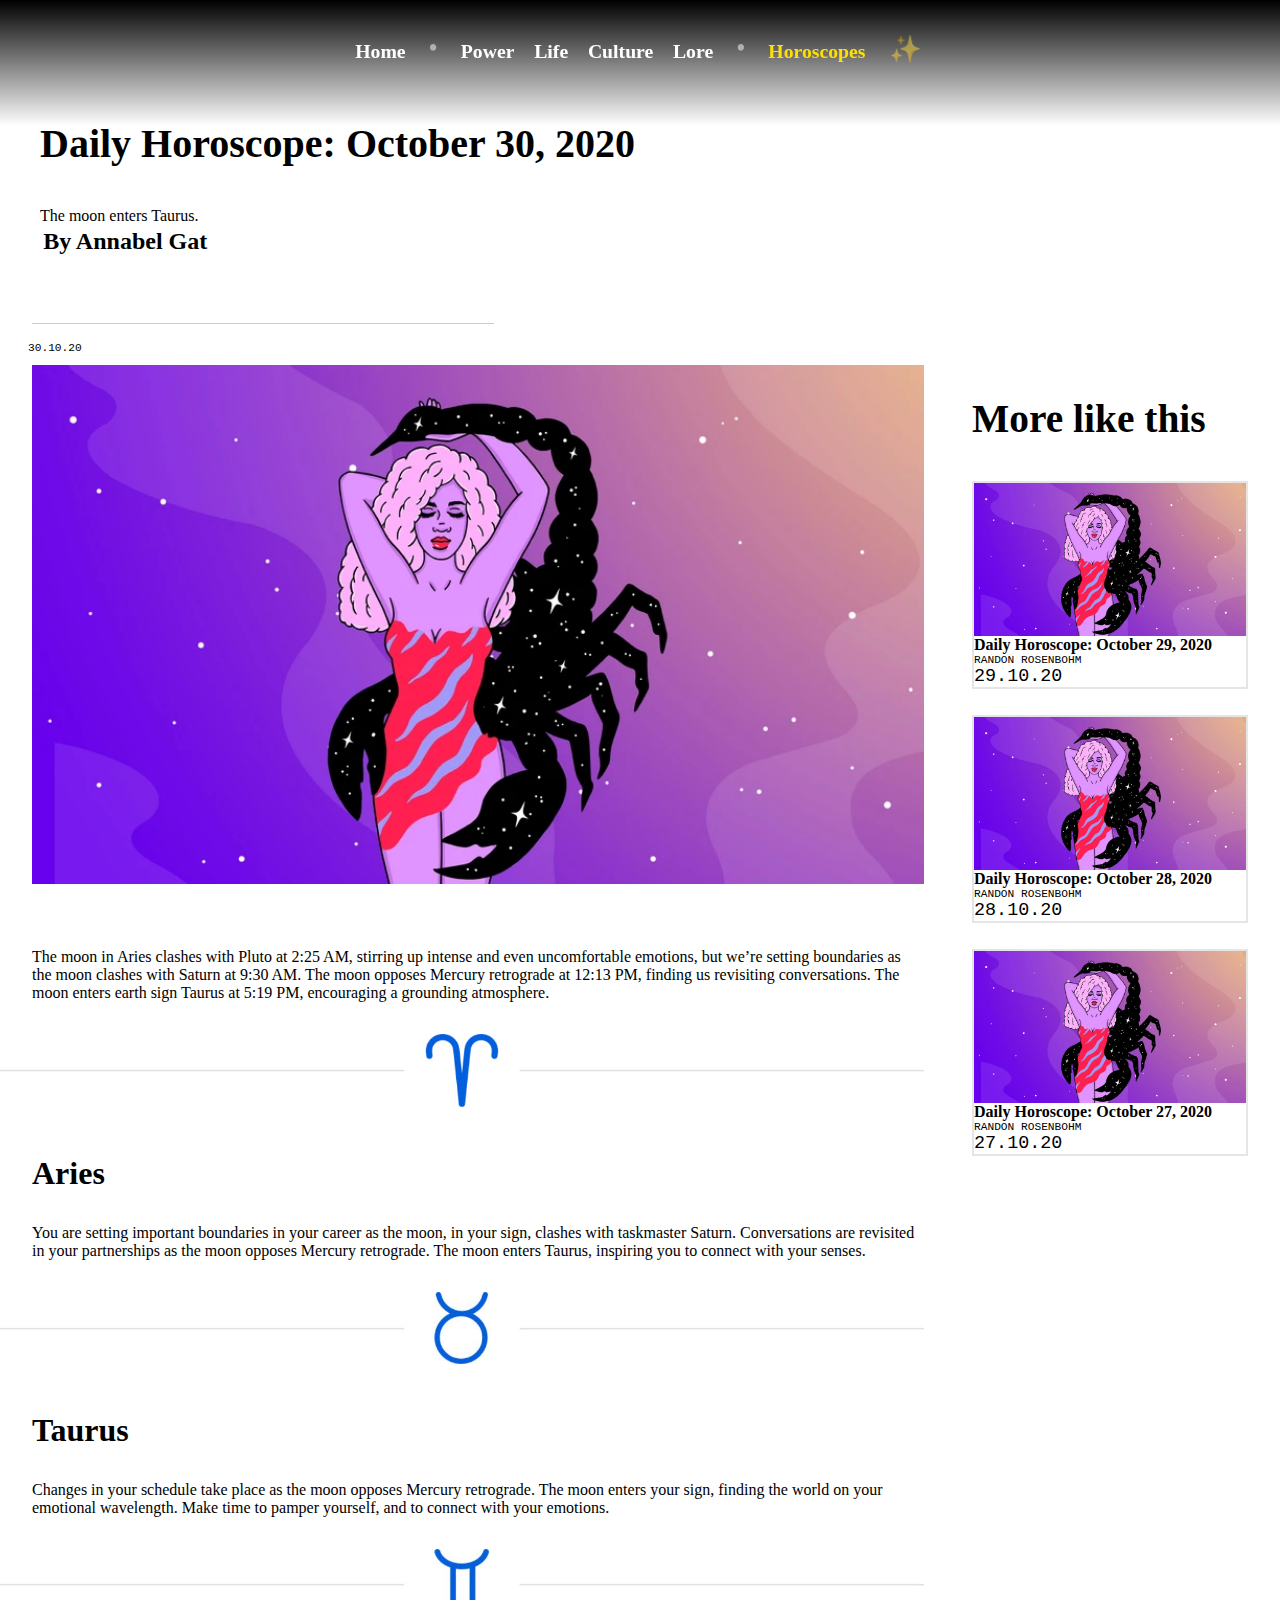
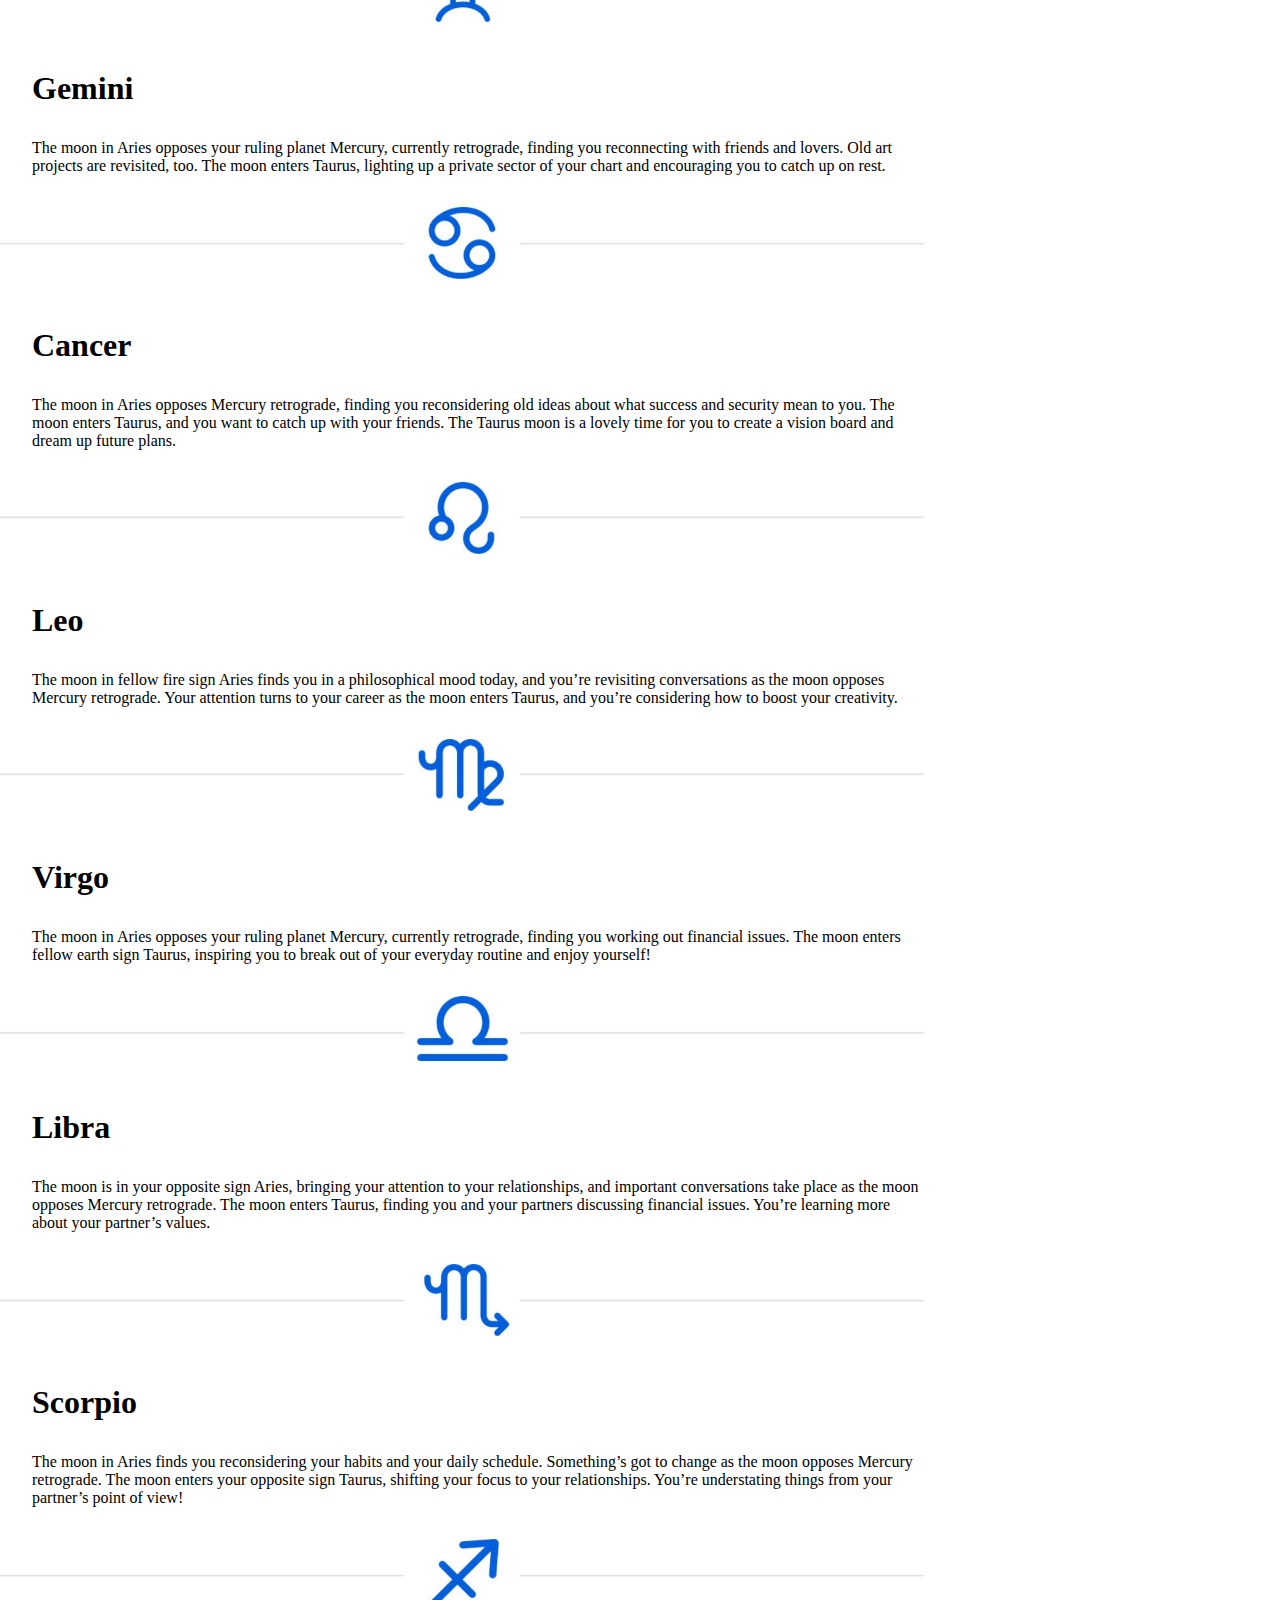
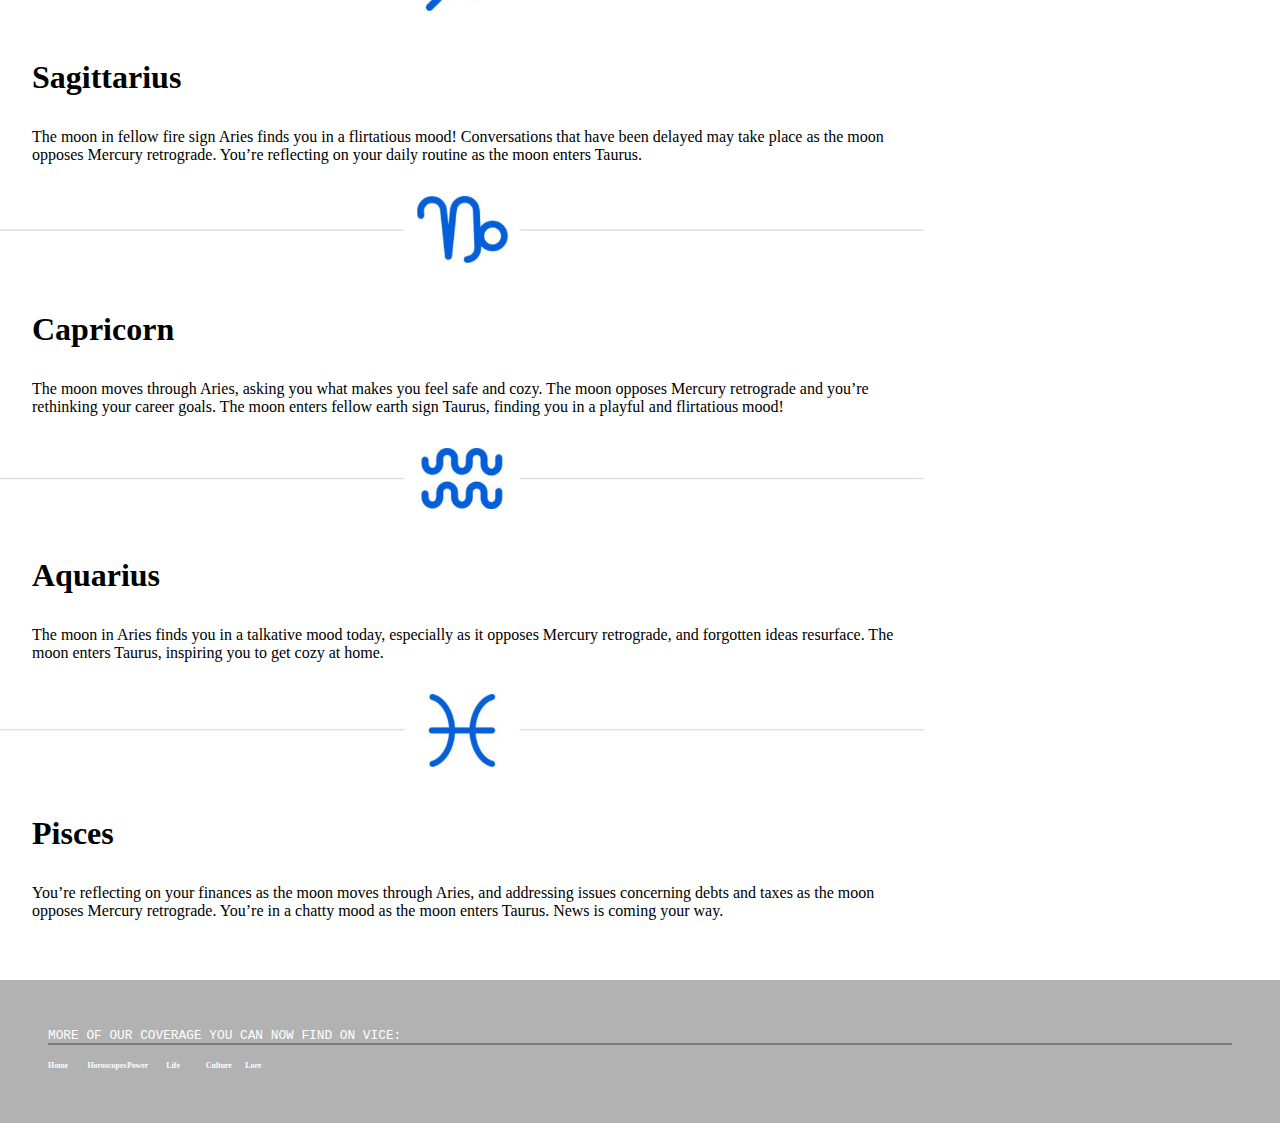
<file: dailyhoroscope.html>
<!DOCTYPE html>
<html lang="en">
	<head>
		<meta charset="UTF-8">
		<meta name="viewport" content="width=device-width, initial-scale=1.0">
		<title>Daily horoscope</title>
		<link href="styles/style.css" rel="stylesheet">
	</head>
	<body class="blue">
		<header class="dailyheader">
			<nav>
				<ul>
					<li><a href="index.html">Home</a></li> <span>•</span>
					<li><a href="horoscopes.html">Power</a></li>
					<li><a href="horoscopes.html">Life</a></li>
					<li><a href="horoscopes.html">Culture</a></li>
					<li><a href="horoscopes.html">Lore</a></li>
					<span>•</span>
					<li><a class="spacer" href="horoscopes.html">Horoscopes</a></li>
					<span>✨</span>
				</ul>
			</nav>
				
			</header>
			<main class="daily">
				<section class="contentdaily">
				<h1>Daily Horoscope: October 30, 2020</h1>
			<blockquote>The moon enters Taurus.</blockquote>
			<h2>By Annabel Gat</h2>
			<div class="dailydivider"></div>
			<time>30.10.20</time>
			
			<img class="dailyheaderpic" src="images/scorpio-image.jpeg" alt="zodiac scorpio image">
			<p>The moon in Aries clashes with Pluto at 2:25 AM, stirring up intense and even uncomfortable emotions, but we’re setting boundaries as the moon clashes with Saturn at 9:30 AM. The moon opposes Mercury retrograde at 12:13 PM, finding us revisiting conversations. The moon enters earth sign Taurus at 5:19 PM, encouraging a grounding atmosphere.
			</p>
			
			<img class="zodiacspacer" src="images/aries-spacer.jpg" alt="aries icon">
			<h3>Aries</h3>
			<p>You are setting important boundaries in your career as the moon, in your sign, clashes with taskmaster Saturn. Conversations are revisited in your partnerships as the moon opposes Mercury retrograde. The moon enters Taurus, inspiring you to connect with your senses.</p>
			
			<img class="zodiacspacer" src="images/taurus-spacer.jpg" alt="taurus icon">
			<h3>Taurus</h3>
			<p>Changes in your schedule take place as the moon opposes Mercury retrograde. The moon enters your sign, finding the world on your emotional wavelength. Make time to pamper yourself, and to connect with your emotions.</p>
			
			<img class="zodiacspacer" src="images/gemini-spacer.jpg" alt="gemini icon">
			<h3>Gemini</h3>
			<p>The moon in Aries opposes your ruling planet Mercury, currently retrograde, finding you reconnecting with friends and lovers. Old art projects are revisited, too. The moon enters Taurus, lighting up a private sector of your chart and encouraging you to catch up on rest.
			</p>
			
			<img class="zodiacspacer" src="images/cancer-spacer.jpg" alt="cancer icon">
			<h3>Cancer</h3>
			<p>The moon in Aries opposes Mercury retrograde, finding you reconsidering old ideas about what success and security mean to you. The moon enters Taurus, and you want to catch up with your friends. The Taurus moon is a lovely time for you to create a vision board and dream up future plans.
			</p>

			<img class="zodiacspacer" src="images/leo-spacer.jpg" alt="leo icon">
			<h3>Leo</h3>
			<p>The moon in fellow fire sign Aries finds you in a philosophical mood today, and you’re revisiting conversations as the moon opposes Mercury retrograde. Your attention turns to your career as the moon enters Taurus, and you’re considering how to boost your creativity.
			</p>

			<img class="zodiacspacer" src="images/virgo-spacer.jpg" alt="virgo icon">
			<h3>Virgo</h3>
			<p>The moon in Aries opposes your ruling planet Mercury, currently retrograde, finding you working out financial issues. The moon enters fellow earth sign Taurus, inspiring you to break out of your everyday routine and enjoy yourself!
			</p>

			<img class="zodiacspacer" src="images/libra-spacer.jpg" alt="libra icon">
			<h3>Libra</h3>
			<p>The moon is in your opposite sign Aries, bringing your attention to your relationships, and important conversations take place as the moon opposes Mercury retrograde. The moon enters Taurus, finding you and your partners discussing financial issues. You’re learning more about your partner’s values.
			</p>

			<img class="zodiacspacer" src="images/scorpio-spacer.jpg" alt="scorpio icon">
			<h3>Scorpio</h3>
			<p>The moon in Aries finds you reconsidering your habits and your daily schedule. Something’s got to change as the moon opposes Mercury retrograde. The moon enters your opposite sign Taurus, shifting your focus to your relationships. You’re understating things from your partner’s point of view!
			</p>

			<img class="zodiacspacer" src="images/sag-spacer.jpg" alt="sagittarius icon">
			<h3>Sagittarius</h3>
			<p>The moon in fellow fire sign Aries finds you in a flirtatious mood! Conversations that have been delayed may take place as the moon opposes Mercury retrograde. You’re reflecting on your daily routine as the moon enters Taurus.
			</p>

			<img class="zodiacspacer" src="images/cap-spacer.jpg" alt="capricorn icon">
			<h3>Capricorn</h3>
			<p>The moon moves through Aries, asking you what makes you feel safe and cozy. The moon opposes Mercury retrograde and you’re rethinking your career goals. The moon enters fellow earth sign Taurus, finding you in a playful and flirtatious mood!
			</p>

			<img class="zodiacspacer" src="images/aqua-spacer.jpg" alt="aquarius icon">
			<h3>Aquarius</h3>
			<p>The moon in Aries finds you in a talkative mood today, especially as it opposes Mercury retrograde, and forgotten ideas resurface. The moon enters Taurus, inspiring you to get cozy at home.
			</p>

			<img class="zodiacspacer" src="images/pisces-spacer.jpg" alt="pisces icon">
			<h3>Pisces</h3>
			<p>You’re reflecting on your finances as the moon moves through Aries, and addressing issues concerning debts and taxes as the moon opposes Mercury retrograde. You’re in a chatty mood as the moon enters Taurus. News is coming your way.
			</p>

</section>
		<section class="blokaside">

			<ul>
				<h1>More like this</h1>
				<li>
					<img  class="dailyzodiacpic" src="images/scorpio-image.jpeg" alt="zodiac scorpio image">
					<article>
						<h2>Daily Horoscope: October 29, 2020</h2>
						<p>Randon Rosenbohm</p>
						<time>29.10.20</time>
					</article>
				</li>
				<li>
					<img  class="dailyzodiacpic" src="images/scorpio-image.jpeg" alt="zodiac scorpio image">
					<article>
						<h2>Daily Horoscope: October 28, 2020</h2>
						<p>Randon Rosenbohm</p>
						<time>28.10.20</time>
					</article>
				</li>
			
		<li>
			<img  class="dailyzodiacpic" src="images/scorpio-image.jpeg" alt="zodiac scorpio image">
			<article>
				<h2>Daily Horoscope: October 27, 2020</h2>
				<p>Randon Rosenbohm</p>
				<time>27.10.20</time>
			</article>
		</li>

	</ul>
</section>
</main>
<footer class="horoscope">
			<p>More of our coverage you can now find on VICE:</p>
				<ul>
					<li><a href="index.html">Home</a></li>
					<li><a href="horoscopes.html">Horoscopes</a></li>
					<li><a href="horoscopes.html">Power</a></li>
					<li><a href="horoscopes.html">Life</a></li>
					<li><a href="horoscopes.html">Culture</a></li>
					<li><a href="horoscopes.html">Lore</a></li>
				</ul>
		</footer>
</body>
</html>
</file>
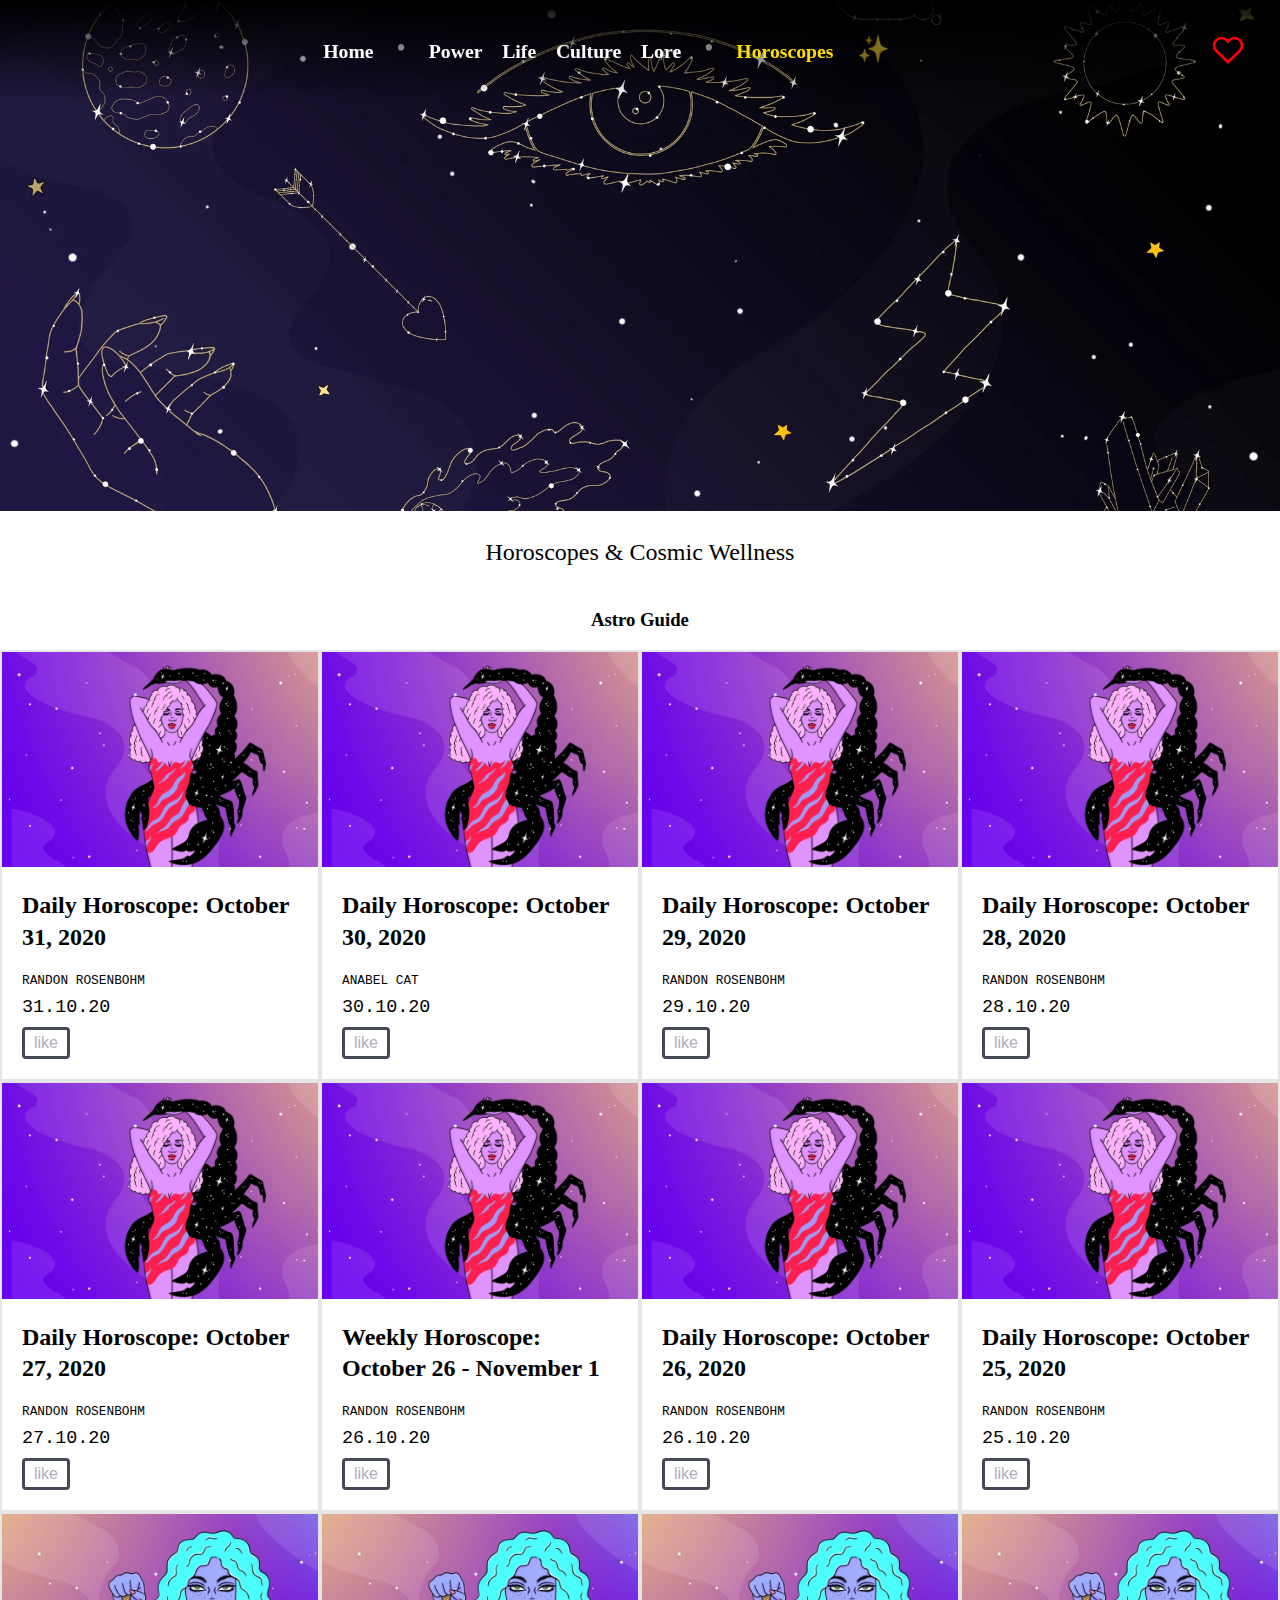
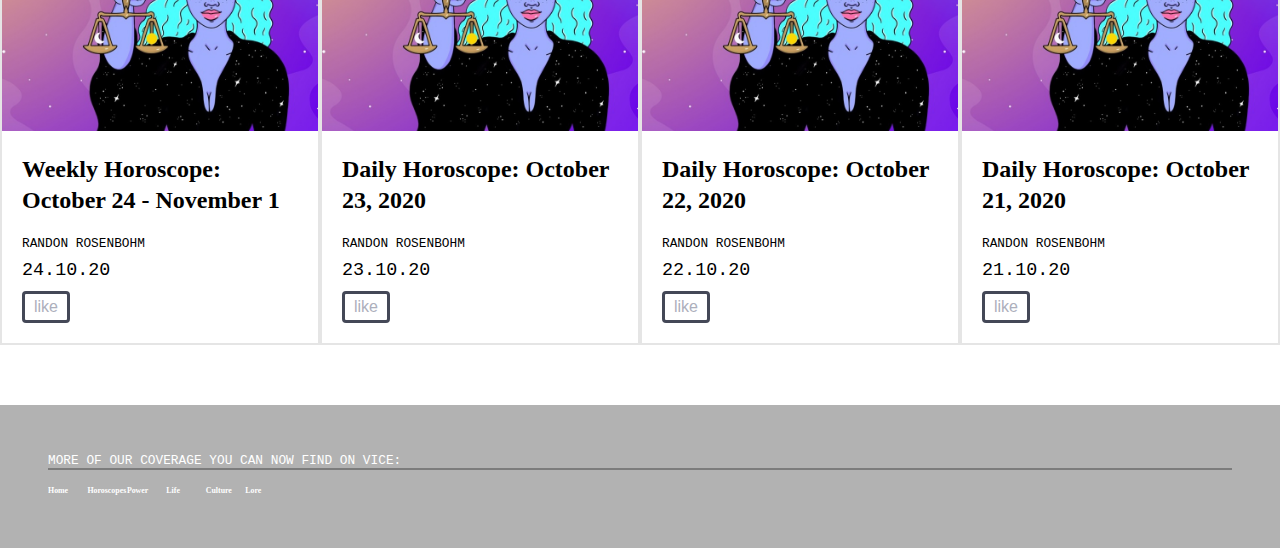
<file: horoscopes.html>
<!DOCTYPE html>
<html lang="nl">
	<head>
		<meta charset="UTF-8">
		<meta name="viewport" content="width=device-width, initial-scale=1.0">
		<title>Astrology Guide</title>
		<link href="styles/style.css" rel="stylesheet">
	</head>
	<body class="blue" >
		<header>
			<nav>
				<ul>
					<li><a href="index.html">Home</a></li> <span>•</span>
					<li><a href="horoscopes.html">Power</a></li>
					<li><a href="horoscopes.html">Life</a></li>
					<li><a href="horoscopes.html">Culture</a></li>
					<li><a href="horoscopes.html">Lore</a></li>
					<span>•</span>
					<li><a class="spacer" href="horoscopes.html">Horoscopes</a></li>
					<span>✨</span>
				</ul>
					<img  class="hartje" src="images/heart.svg" alt="hart icon">
			
			</nav>
			<img class="astroheader" src="images/astroheader.jpeg" alt="banner Broadly">
		</header>
		<h1>Horoscopes & Cosmic Wellness</h1>
		<main class="astro">
			<section>
				<h3>Astro Guide</h3>
				<ul>
					<li>
						<img class="zodiacpic" src="images/scorpio-image.jpeg" alt="zodiac scorpio image">
						<article>
							 <a class="linkdaily" href="dailyhoroscope.html"><h2>Daily Horoscope: October 31, 2020</h2></a>
							<p>Randon Rosenbohm</p>
							<time>31.10.20</time>
							<button class="original">like</button>
						</article>
					</li>
					<li>
						<img  class="zodiacpic" src="images/scorpio-image.jpeg" alt="zodiac scorpio image">
						<article>
							 <a class="linkdaily" href="dailyhoroscope.html"><h2>Daily Horoscope: October 30, 2020</h2></a>
							<p>Anabel Cat</p>
							<time>30.10.20</time>
							<button class="original">like</button>
						</article>
					</li>
					<li>
						<img  class="zodiacpic" src="images/scorpio-image.jpeg" alt="zodiac scorpio image">
						<article>
							 <a class="linkdaily" href="dailyhoroscope.html"><h2>Daily Horoscope: October 29, 2020</h2></a>
							<p>Randon Rosenbohm</p>
							<time>29.10.20</time>
							<button class="original">like</button>
						</article>
					</li>
					<li>
						<img  class="zodiacpic" src="images/scorpio-image.jpeg" alt="zodiac scorpio image">
						<article>
							 <a class="linkdaily" href="dailyhoroscope.html"><h2>Daily Horoscope: October 28, 2020</h2></a>
							<p>Randon Rosenbohm</p>
							<time>28.10.20</time>
							<button class="original">like</button>
						</article>
					</li>
			<li>
				<img  class="zodiacpic" src="images/scorpio-image.jpeg" alt="zodiac scorpio image">
				<article>
					 <a class="linkdaily" href="dailyhoroscope.html"><h2>Daily Horoscope: October 27, 2020</h2></a>
					<p>Randon Rosenbohm</p>
					<time>27.10.20</time>
					<button class="original">like</button>
				</article>
			</li>
			<li>
				<img  class="zodiacpic" src="images/scorpio-image.jpeg" alt="zodiac scorpio image">
				<article>
					 <a class="linkdaily" href="dailyhoroscope.html"><h2>Weekly Horoscope: October 26 - November 1</h2></a>
					<p>Randon Rosenbohm</p>
					<time>26.10.20</time>
					<button class="original">like</button>
				</article>
			</li>
			<li>
				<img  class="zodiacpic" src="images/scorpio-image.jpeg" alt="zodiac scorpio image">
				<article>
					 <a class="linkdaily" href="dailyhoroscope.html"><h2>Daily Horoscope: October 26, 2020</h2></a>
					<p>Randon Rosenbohm</p>
					<time>26.10.20</time>
					<button class="original">like</button>
				</article>
			</li>
			<li>
				<img  class="zodiacpic" src="images/scorpio-image.jpeg" alt="zodiac scorpio image">
				<article>
					 <a class="linkdaily" href="dailyhoroscope.html"><h2>Daily Horoscope: October 25, 2020</h2></a>
					<p>Randon Rosenbohm</p>
					<time>25.10.20</time>
					<button class="original">like</button>
				</article>
			</li>
			<li>
				<img  class="zodiacpic" src="images/libra-image.jpg" alt="zodiac libra image">
				<article>
					 <a class="linkdaily" href="dailyhoroscope.html"><h2>Weekly Horoscope: October 24 - November 1</h2></a>
					<p>Randon Rosenbohm</p>
					<time>24.10.20</time>
					<button class="original">like</button>
				</article>
			</li>
			<li>
				<img  class="zodiacpic" src="images/libra-image.jpg" alt="zodiac libra image">
				<article>
					 <a class="linkdaily" href="dailyhoroscope.html"><h2>Daily Horoscope: October 23, 2020</h2></a>
					<p>Randon Rosenbohm</p>
					<time>23.10.20</time>
					<button class="original">like</button>
				</article>
			</li>
			<li>
				<img  class="zodiacpic" src="images/libra-image.jpg" alt="zodiac libra image">
				<article>
					 <a class="linkdaily" href="dailyhoroscope.html"><h2>Daily Horoscope: October 22, 2020</h2></a>
					<p>Randon Rosenbohm</p>
					<time>22.10.20</time>
					<button class="original">like</button>
				</article>
			</li>
			<li>
				<img  class="zodiacpic" src="images/libra-image.jpg" alt="zodiac libra image">
				<article>
					 <a class="linkdaily" href="dailyhoroscope.html"><h2>Daily Horoscope: October 21, 2020</h2></a>
					<p>Randon Rosenbohm</p>
					<time>21.10.20</time>
					<button class="original">like</button>
				</article>
			</li>
			
		</ul>
		
	</section>
</main>
<footer class="horoscope">
			<p>More of our coverage you can now find on VICE:</p>
				<ul>
					<li><a href="index.html">Home</a></li>
					<li><a href="horoscopes.html">Horoscopes</a></li>
					<li><a href="horoscopes.html">Power</a></li>
					<li><a href="horoscopes.html">Life</a></li>
					<li><a href="horoscopes.html">Culture</a></li>
					<li><a href="horoscopes.html">Lore</a></li>

				</ul>
		</footer>
<script src="scripts/script.js"></script>
</body>
</html>
</file>
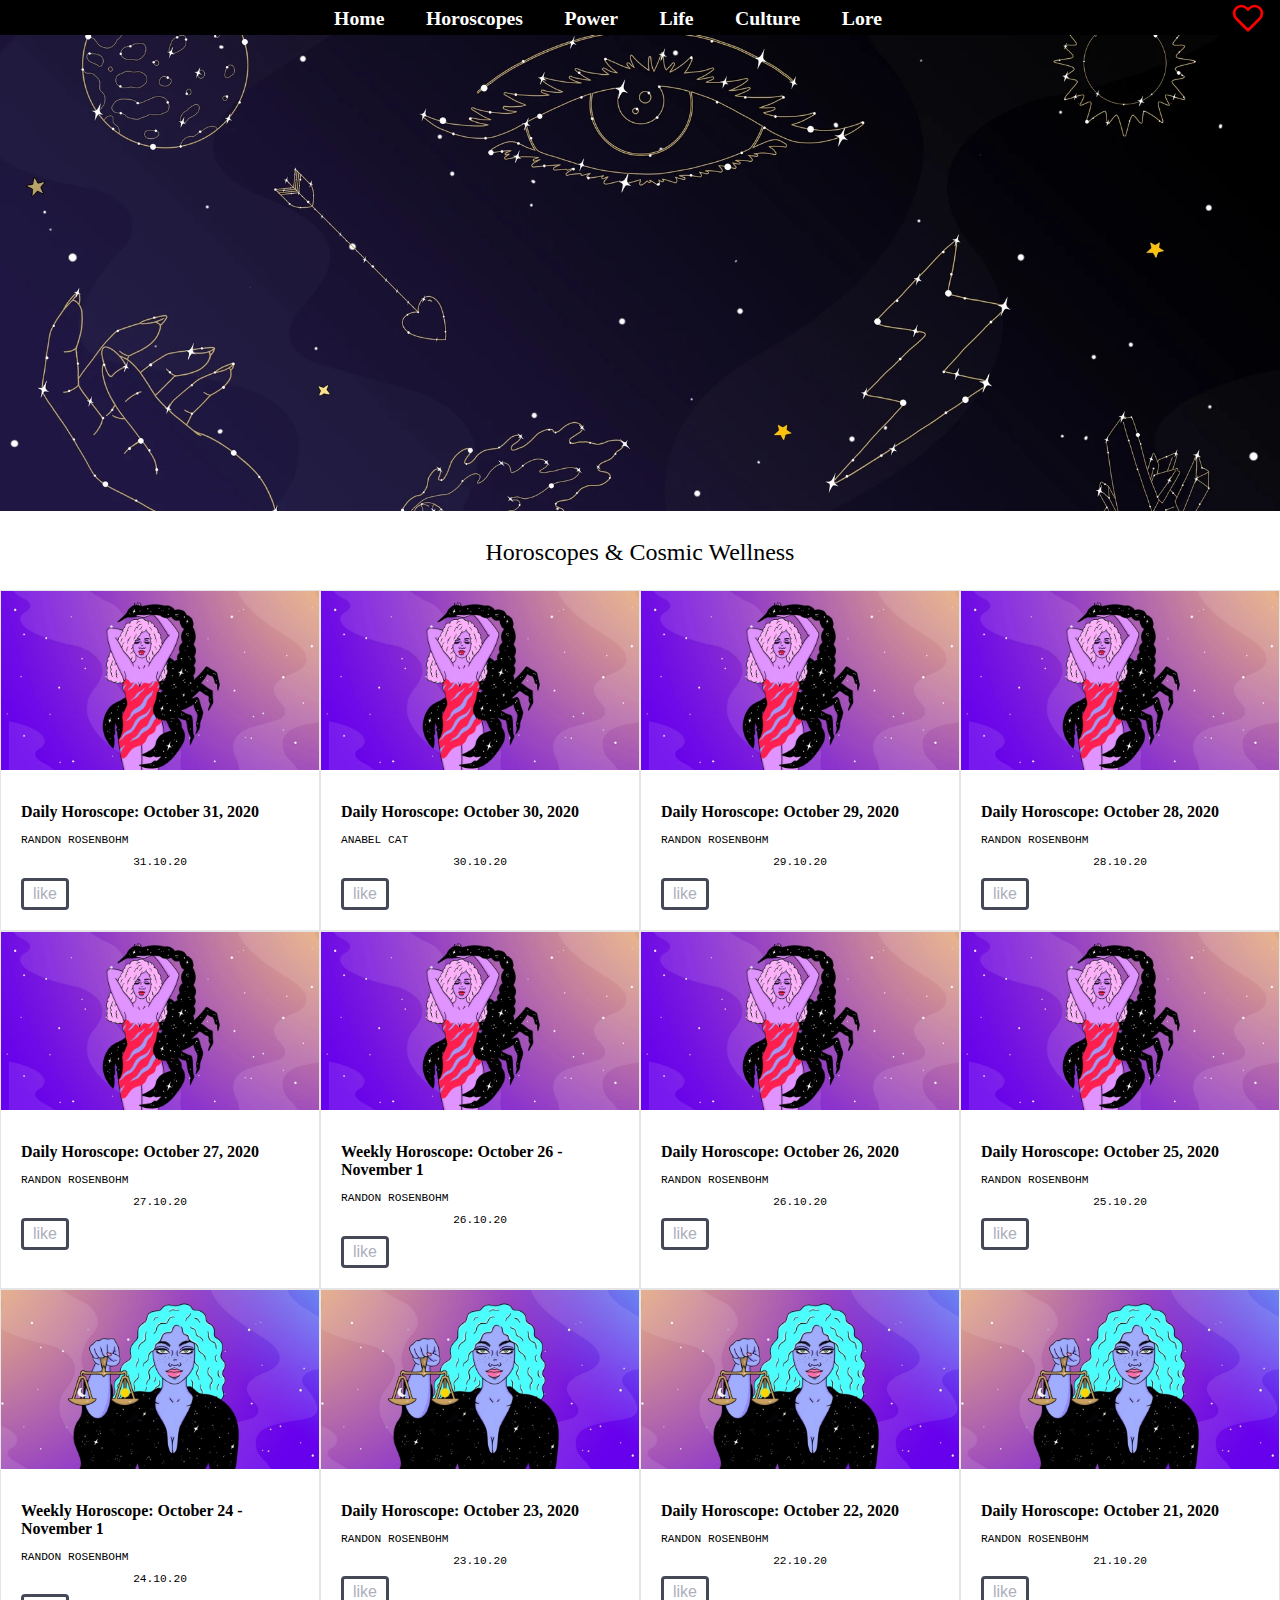
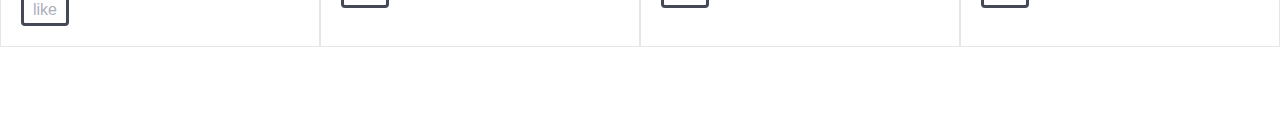
<file: basiswebsite 2 Babice mar/horoscopes.html>
<!DOCTYPE html>
<html lang="nl">
	<head>
		<meta charset="UTF-8">
		<meta name="viewport" content="width=device-width, initial-scale=1.0">
		<title>Astrology</title>
		<link href="styles/style.css" rel="stylesheet">
	</head>
	<body class="blue" >
		<header>
			<nav>
				<ul class="nav" >
					<li><a href="index.html">Home</a></li>
					<li><a href="horoscopes.html">Horoscopes</a></li>
					<li><a href="horoscopes.html">Power</a></li>
					<li><a href="horoscopes.html">Life</a></li>
					<li><a href="horoscopes.html">Culture</a></li>
					<li><a href="horoscopes.html">Lore</a></li>
				</ul>
				<div>
			<img src="images/heart.svg" class="button">
		</div>
			</nav>
			<img class="astroheader" src="images/astroheader.jpeg" alt="banner Broadly">
		</header>
		<h1>Horoscopes & Cosmic Wellness</h1>
		<main class="astro">
			<section>
				<ul>
					<li>
						<img  class="zodiacpic" src="images/scorpio-image.jpeg" alt="sterrenbeeld weegschaal afbeelding">
						<article>
							<h2>Daily Horoscope: October 31, 2020</h2>
							<p>Randon Rosenbohm</p>
							<time>31.10.20</time>
							<button class="original">like</button>
						</article>
					</li>
					<li>
						<img  class="zodiacpic" src="images/scorpio-image.jpeg" alt="sterrenbeeld weegschaal afbeelding">
						<article>
							<h2>Daily Horoscope: October 30, 2020</h2>
							<p>Anabel Cat</p>
							<time>30.10.20</time>
							<button class="original">like</button>
							
						</article>
					</li>
					<li>
						<img  class="zodiacpic" src="images/scorpio-image.jpeg" alt="sterrenbeeld weegschaal afbeelding">
						<article>
							<h2>Daily Horoscope: October 29, 2020</h2>
							<p>Randon Rosenbohm</p>
							<time>29.10.20</time>
							<button class="original">like</button>
						</article>
					</li>
					<li>
						<img  class="zodiacpic" src="images/scorpio-image.jpeg" alt="sterrenbeeld weegschaal afbeelding">
						<article>
							<h2>Daily Horoscope: October 28, 2020</h2>
							<p>Randon Rosenbohm</p>
							<time>28.10.20</time>
							<button class="original">like</button>
						</article>
					</li>
					
				</article>
			</li>
			<li>
				<img  class="zodiacpic" src="images/scorpio-image.jpeg" alt="sterrenbeeld weegschaal afbeelding">
				<article>
					<h2>Daily Horoscope: October 27, 2020</h2>
					<p>Randon Rosenbohm</p>
					<time>27.10.20</time>
					<button class="original">like</button>
				</article>
			</li>
			<li>
				<img  class="zodiacpic" src="images/scorpio-image.jpeg" alt="sterrenbeeld weegschaal afbeelding">
				<article>
					<h2>Weekly Horoscope: October 26 - November 1</h2>
					<p>Randon Rosenbohm</p>
					<time>26.10.20</time>
					<button class="original">like</button>
				</article>
			</li>
			<li>
				<img  class="zodiacpic" src="images/scorpio-image.jpeg" alt="sterrenbeeld weegschaal afbeelding">
				<article>
					<h2>Daily Horoscope: October 26, 2020</h2>
					<p>Randon Rosenbohm</p>
					<time>26.10.20</time>
					<button class="original">like</button>
				</article>
			</li>
			<li>
				<img  class="zodiacpic" src="images/scorpio-image.jpeg" alt="sterrenbeeld weegschaal afbeelding">
				<article>
					<h2>Daily Horoscope: October 25, 2020</h2>
					<p>Randon Rosenbohm</p>
					<time>25.10.20</time>
					<button class="original">like</button>
				</article>
			</li>
			<li>
				<img  class="zodiacpic" src="images/libra-image.jpg" alt="sterrenbeeld weegschaal afbeelding">
				<article>
					<h2>Weekly Horoscope: October 24 - November 1</h2>
					<p>Randon Rosenbohm</p>
					<time>24.10.20</time>
					<button class="original">like</button>
				</article>
			</li>
			<li>
				<img  class="zodiacpic" src="images/libra-image.jpg" alt="sterrenbeeld weegschaal afbeelding">
				<article>
					<h2>Daily Horoscope: October 23, 2020</h2>
					<p>Randon Rosenbohm</p>
					<time>23.10.20</time>
					<button class="original">like</button>
				</article>
			</li>
			<li>
				<img  class="zodiacpic" src="images/libra-image.jpg" alt="sterrenbeeld weegschaal afbeelding">
				<article>
					<h2>Daily Horoscope: October 22, 2020</h2>
					<p>Randon Rosenbohm</p>
					<time>22.10.20</time>
					<button class="original">like</button>
				</article>
			</li>
			<li>
				<img  class="zodiacpic" src="images/libra-image.jpg" alt="sterrenbeeld weegschaal afbeelding">
				<article>
					<h2>Daily Horoscope: October 21, 2020</h2>
					<p>Randon Rosenbohm</p>
					<time>21.10.20</time>
					<button class="original">like</button>
				</article>
			</li>
			
		</ul>
		
	</section>
	
	
</main>
<script src="scripts/script.js"></script>
</body>
</html>
</file>
<file: styles/style.css>
/* CSS Document */
*,
*::after,
*::before {
box-sizing: border-box;
}

/*styleguide*/
body {
	background-color: #035eda;
	margin: 0;
	width: 100%;
	overflow-x: hidden;
}

img {
	width: 100%;
	height: auto;
	vertical-align: baseline;
}

div {
	display: block;
}

/*nav*/
.home nav {
	display: flex;
	font-family: 'avenir', serif;
	align-items: center;
	background: #035eda;
	top: 0;
	bottom: 1.5em;
	display: flex;
	height:2.188em;
	left: 0;
	position: fixed;
	right: 0em;
	z-index: 2;
	overflow: hidden;
}

.home nav ul {
	padding: 0;
	padding-top: 0;
	display: flex;
	justify-content: center;
	color: white;
	width: auto;
}

.home ul {
	font-family: avenir;
	color: white;
	font-size: calc(1vw + 1vh + .5vmin);
	padding: 0;
	margin: 0 auto;
	width: 100%;
}

.home nav ul li {
	font-size: 0.75em;
	margin: 0.5em;
	padding-top: 1.5em;
	display: flex;
	flex: auto;
}

.home nav ul span{

	color: white;
    display: inline-block;
    margin: 1.3em .5em;
    opacity: .8;
}

li .spacer{
	color: #ffdf02;
}


/*link en states*/
a {
	font-weight: bold;
	text-decoration: none;
	color: #ffffff;
	display: inline-block;
	line-height: 1.3;
	position: relative;
	text-decoration: none;
}

a:visited {
	font-weight: normal;
}

a:hover {
	text-decoration: underline;
	color: rgb(209, 126, 200);
}

a:active {
	color: #ffc359;
	text-decoration: underline;
}

/*header home*/
.headertext {
	border: 0.25em solid #ffc359;
	padding: 1em;
	margin-bottom: 3em;
	margin-top: 5em;
	text-align: center;
}

.home h1 {
	color: white;
	margin-top: 0em;
	margin-bottom: -0.5em;
	font-family: bely-display, sans-serif;
	font-size: 15vw;
	font-weight: 500;
	font-style: normal;
	text-align: center;
	position: relative;
	z-index: 1;
	overflow: hidden;	
}

.containerheader {
	margin: auto;
	max-width: calc(100% - 5em);
	width: 104em;
	overflow: hidden;
}

.headerdiv {
	overflow: hidden;
	margin-bottom: 4em;
}

.headerpic {
	margin-left: -50%;
	width: 200%;
	height: 0%;
	overflow: hidden;
}


/*main home*/
.history {
	color: white;
	font-family: 'avenir';
	text-align: center;
	display: block;
	padding-right: 3em;
	padding-left: 3em;
	overflow: hidden;
}

section{
	margin: 0 auto 60px;
    text-align: center; 
    overflow: hidden;
}


.astrologypic {
	align-self: flex-start;
    display: block;
    margin: 0 auto 1.250em;
    width: 60%;
}

.home h2 {
	color: white;
	font-size: 6vw;
	font-family: bely-display, sans-serif;
	font-weight: 400;
	font-style: normal;
	text-align: center;
	margin-bottom: 0.75em;
}

p {
	color: white;
	font-family: 'avenir';
	margin: 0em 2em 0em 2em;
	justify-content: flex-start;
}

section .astrolink {
	font-size: 2.2vw;
	margin-left: 1em;
	font-weight: bold;
	font-family: 'avenir';
	text-decoration: underline;
	text-decoration-color: #4181DF;
	color: #ffffff;
}

.divider{
    border-top: .5em solid #4181DF;
    margin-right: 5em;
    height: .625em;
    margin: 5em 0;
    width: 50%;
    overflow: hidden;
}


/*video broadly*/
.home h3 {
	color: white;
	font-size: 2em;
	font-family: bely-display, sans-serif;
	font-weight: 400;
	font-style: normal;
	text-align: left;
	margin-left: 1.5em;
	margin-bottom: 0.75em;
}

section .broadlyvideo{
	align-content: center !important; 
	width: 80%;
	margin:2em;

}

/*footer home*/
footer{
	background-color: #4181DF;
	padding-top: 2em;
	padding-bottom: 2em;
}

footer ul li{
	font-family: "avenir";
	font-size: 1em;
	margin-left: 1.5em;
	list-style: none;
	font-weight: normal;

}

footer p {
	border-bottom: .2em solid #035eda
}

footer a{
	font-size: .8em;
}


/*horoscopes page*/
.blue {
	background-color: white;
	overflow-x: hidden;
}

.blue time {
    margin: 0;	
	font-family: 'Monaco', monospace;
	color: black;
	font-size: 0.7em;
	text-align: left;
	margin-top: .5em;
	margin-bottom: .5em;
}

/*nav horoscopes*/
.blue nav {
display: flex;
	font-family: 'avenir', serif;
	align-items: center;
	background: #000000;
	bottom: 1.5em;
	height:2.188em;
	left: 0;
	top: 0;
	right: 0;
	z-index: 3;
	overflow: hidden;
	background: linear-gradient(to bottom, rgba(0,0,0,1) 0%,rgba(3,94,218,0) 100%);
    bottom: auto;
    box-shadow: none;
    height: auto;
    position: fixed;
}

.blue span {
    display: inline-block;
    margin-top: 1.3em;
    bottom: 0;
}

.blue nav ul {
	padding: 0;
	padding-top: 0;
	display: flex;
	justify-content: center;
	width: auto;
}

.blue ul {
	font-family: avenir;
	font-size: calc(1vw + 1vh + .5vmin);
	color: black;
	padding: 0;
	margin: 0 auto;
	width: 100%;
	display: flex;
	overflow: hidden;	
}

.blue nav ul li {
	font-size: .75em;
	margin: .5em;
	padding-top: 1.5em;
	display: flex;
	flex: auto;
}

.blue nav ul span{

	color: white;
    display: inline-block;
    margin: 1.3em .5em;
    opacity: .5;
}

.blue li .spacer{
	color: #ffdf02;
}


/*header horoscopes*/
.astroheader{
	margin-left: -50%;
	width: 150%;
	height: 0%;
	overflow: hidden;
}

.blue h1 {
	color: black;
	font-family: "helvetica neue";
	font-weight: 500;
	font-size: 1.5em;
	margin: 1em;
	text-align: center;
}


/*animation horoscopes*/
/*styling 'like' button*/
button {
  border: .2rem solid #444857;
  border-radius: .25rem;
  height: 2rem;
  width: 3rem;
  line-height: 1.5rem;
  font-size: 1rem;
  color: #ADAFBC;
  background-color: transparent;
  transition: transform 50ms;
}

.hartje{
    padding: 1em;
    width: 4em;
}

button:hover {
  background-color: #5A5F73;
}

button:active {
  transform: translateY(0.1rem);
}

/*kloppend effect*/
.kloppen .hartje {
  	float: right;
    align-content: flex-end;
    animation-name: original;
    animation-duration: .5s;
  }


 @keyframes original {
      0% {
          transform: scale(1);
      }

      50% {
          transform: scale(1.4);
      }

      100% {
          transform: scale(1);
      }
  }


.large {
  font-size: 1.2rem;
  color: #FF3C41;
}

/*containers astrology*/
.zodiacpic {
	display: flex;
	flex-direction: row-reverse;
}

.blue h2 {
	font-family:  "Helvetica Neue";
	color: black;
	font-size: 1.5rem;
	font-weight: 900;
	text-align: left;
	margin-top: .2rem;
}

.blue p {
	font-family: 'Monaco', monospace;
	color: black;
	font-size: 0.8rem;
	text-align: left;
	margin: 0;
	text-transform: uppercase;
}

.astro section{
	overflow: hidden;

}

.astro h3{
	font-family:  "Helvetica Neue";
}

.astro section ul {
	display: flex;
	flex-flow: row;
	flex-wrap: wrap;
}

.astro li {
	list-style-type: none;
	border-bottom: 0.100em solid rgba(0, 0, 0, 0.1);
	border-top: 0.100em solid rgba(0, 0, 0, 0.1);
	border-right: 0.100em solid rgba(0, 0, 0, 0.1);
	border-left: 0.100em solid rgba(0, 0, 0, 0.1);
	width: 100%;
	overflow: hidden;
}


.astro section li {
	display: flex;
}

.astro section article {
	display: flex;
	flex-direction: column;
	flex: 3;
	padding: 1.25rem;
}

.astro section ul li img{
    width: 30vw;
    object-fit: cover;
    order: 0;
}


.linkdaily:hover{
	opacity: .5;
	text-decoration: none;
}


.horoscope{
	background-color: rgba(0,0,0,.3);
	padding:3rem;
}

.horoscope p{
	color: white;
	border-bottom: .2em solid rgba(0,0,0,.3)
}

.horoscope ul li a{
	margin-left: -5em;
	margin-top: .2em;
	align-items: center;
	width:100%;
}

.horoscope a{
	font-size: .3em;
	align-items: center;
}

/*daily horoscopes page*/
/*nav*/
.dailyheader nav {
	font-family: 'avenir', serif;
	align-items: center;
	background: #000000;
	bottom: 1.5em;
	display: flex;
	height:2.188em;
	left: 0;
	top: 0;
	right: 0;
	z-index: 3;
	overflow: hidden;
	background: linear-gradient(to bottom, rgba(0,0,0,1) 0%,rgba(3,94,218,0) 100%);
    bottom: auto;
    box-shadow: none;
    height: auto;
    padding: 0 1.25em;
    position: fixed;
}

.dailyheader span {
    display: inline-block;
    margin-top: 1.3em;
    bottom: 0;
}

.dailyheader nav ul {
	padding: 1em;
	padding-top: 0;
	display: flex;
	justify-content: center;
	width: auto;
}

.dailyheader ul {
	font-family: avenir;
	font-size: calc(1vw + 1vh + .5vmin);
	color: black;
	padding: 0;
	margin: 0 auto;
	width: auto;
	display: flex;
	overflow: hidden;	
}

.dailyheader nav ul li {
	font-size: .75em;
	margin: .5em;
	padding-top: 1.5em;
	overflow: hidden;
	display: flex;
	flex: auto;
}


.dailyheader nav ul span{

	color: white;
    display: inline-block;
    margin: 1.3em .5em;
    opacity: .5;
}


.dailyheader li .spacer{
	color: #ffdf02;
}


/*article*/
.daily{
	margin-right: 2em;
	margin-top: 5em;
}
.dailyheaderpic{
	margin-bottom: 4em;
	margin-left: 2em;
	margin-right: 2em;
	width: 100%;
}


.contentdaily {
	display: grid;
}

.contentdaily time{
	margin: 1em 0 1em 2.5em;	
	font-family: 'Monaco', monospace;
	color: black;
	font-size: 0.7em;
	text-align: left;
	display: flex;
}

.daily p{
	font-family: 'avenir';
	text-transform: none;
	font-size: 1em;
	margin-left: 2em;
}

.daily h1{
	text-align: left;
	margin-left: 1em;
	font-weight: 800;
	font-size: 2.5em;
}

blockquote{
	font-family: 'avenir';
	text-align: left;
	margin: 0 0 0 2.5em;
}

.dailydivider{
    border-top: .1em solid rgba(0,0,0,.2);
    margin-right: 5em;
    height: .5em;
    margin: 3em 0 0 2em;
    width: 50%;
    overflow: hidden;
}


.daily h2{
	font-family: 'avenir';
	margin-left: 1.8em;
}

/*aries*/
.daily h3{
	font-family: 'avenir';
	text-align: left;
	margin-left: 1em;
	font-size: 2em;
}

.zodiacspacer{
	margin: 2em 0 1em 0;
}


/*suggestie blokken*/
.blockaside{
	margin-top: 5em;
    border-left: 1px solid rgba(0, 0, 0, 0.1);
    width: 20%;
    margin-right: 2em;
}

.dailyzodiacpic{
	display: grid;
}

.daily li{
	margin-bottom: 1em;
}

.blokaside h1{
	margin-top: 8em;
	margin-left: 0;
	text-align: left;
	font-weight: 800;
	font-size: 1.5em;
}

.blokaside p{
	font-family: 'Monaco', monospace;
	color: black;
	font-size: 0.7rem;
	text-align: left;
	margin-top: .5em;
	margin: 0;
	text-transform: uppercase;
}

.blokaside h2{
	font-family:  "Helvetica Neue";
	color: black;
	font-size: 1rem;
	margin-top: .5em;
	font-weight: 900;
	text-align: left;
	margin:0;	
}

.blokaside time{
	margin: 0;	
	font-family: 'Monaco', monospace;
	color: black;
	font-size: 0.7em;
	text-align: left;
	display: flex;
}

.blokaside li {
	list-style-type: none;
	border-bottom: 0.100em solid rgba(0, 0, 0, 0.1);
	border-top: 0.100em solid rgba(0, 0, 0, 0.1);
	border-right: 0.100em solid rgba(0, 0, 0, 0.1);
	border-left: 0.100em solid rgba(0, 0, 0, 0.1);
	width: 100%;
	overflow: hidden;
}


/*breakpoints broadly*/
@media (min-width: 0em){
.home nav {
    background: linear-gradient(to bottom, rgba(3,94,218,1) 0%,rgba(3,94,218,0) 100%);
    bottom: auto;
    box-shadow: none;
    height: auto;
    padding: 0 1.25em;
    top: 0;
    position: fixed;

}

@media{
span {
    display: inline-block;
    top: 0;
}
}

@media (min-width: 45em){
.headerpic {
	margin-left: 0%;
	width: 100%;
	height: 100%;
	overflow: hidden;
}
@media{

 	main {
    display:grid;
    grid-template-columns: 1fr 1fr;
}
.home section {
	display: grid;
	align-items: center;
    margin: 0;
    order: 2;
    align-items: center;
    margin-bottom: 4em;
    text-align: left;
	}

	main > section:first-of-type{
	display: grid;
	grid-column: span 2;

	}
	main > section:nth-of-type(2){
		display: grid;
		grid-column: span 1;
	}

}

@media (min-width: 45em){
	main > section:nth-of-type(12) {
		display: grid;
		grid-column: span 2;
		align-content: center;
	}
}	

	@media (min-width: 0em){
	main > section:nth-of-type(12) {
		margin-right: 2em;
	}	
}


/*breakpoints astrology*/
@media (min-width: 0em){
.blue nav {
    bottom: auto;
    box-shadow: none;
    height: auto;
    padding: 0 1.25em;
    top: 0;
    position: fixed;

}

@media{
span {
    display: inline-block;
    top: 0;
}
}
@media (min-width:45em){
.astroheader {
	margin-left: 0%;
	width: 100%;
	height: 100%;
	overflow: hidden;
}
}

@media (min-width: 60em) {
	.astro section ul {
		display: grid;
		order: 0;
		grid-template-columns: 1fr 1fr 1fr 1fr;
		grid-template-rows: auto;
		overflow: hidden;

	}

	.astro li {
		display: flex;
		flex-direction: column;

	}
}


/*breakpoints daily horoscopes*/
@media (min-width: 45em)
{
.daily {
        display: grid;
        margin-right: 2em;
        grid-gap: 3em;
        grid-template-columns: repeat(4, 1fr);
    }
    .contentdaily {
        grid-column: span 3;
    }
    .blokaside {
        grid-column: span -1;
    }
    .blokaside ul {
        flex-direction: column;
    }
}
    .daily section:first-of-type {
        grid-column: span 3;
    }
}


@media (min-width: 62.5em){
	.daily ul .blokaside{
		display: flex;
		flex-direction: column;
	}
}
</file>
<file: basiswebsite 2 Babice mar/styles/style.css>
/* CSS Document */

*,
*::after,
*::before {
	box-sizing: border-box;
}

/*styleguide*/

body {
	background-color: #035eda;
	margin: 0;
	width: 100%;
	/*background: url(header.jpg);*/
}

img {
	width: 100%;
	height: auto;
	vertical-align: baseline;
}

div {
	display: block;
}

nav {
	font-family: 'avenir', serif;
	align-items: center;
	background: #035eda;
	top: 0;
	bottom: 1.5em;
	display: flex;
	height:2.188em;
	left: 0;
	position: sticky;
	right: 0em;
	z-index: 3;
}

.home nav ul {
	padding: 1em;
	padding-top: 0;
	display: flex;
	justify-content: center;
	color: white;
	width: auto;
}

.home ul {
	font-family: avenir;
	color: white;
	font-size: calc(1vw + 1vh + .5vmin);
	padding: 0;
	margin: 0 auto;
/*	display: flex;
*/	width: 100%;
}

.home nav ul li {
	font-size: 0.75em;
	margin: 0.5em;
	padding-top: 1.5em;
	padding-left: 0.5em;
	padding-right: 0.5em;
	display: flex;
	flex: auto;
}

a {
	font-weight: bold;
	text-decoration: none;
	color: #ffffff;
	display: inline-block;
	line-height: 1.3;
	position: relative;
	text-decoration: none;
}

a:visited {
	font-weight: normal;
}

a:hover {
	text-decoration: underline;
	color: rgb(209, 126, 200);
}

a:active {
	color: #ffc359;
	text-decoration: underline;
}

.home h1 {
	color: white;
	margin: -0.5em;
	font-family: bely-display, sans-serif;
	font-size: 7em;
	font-weight: 500;
	font-style: normal;
	text-align: center;
	position: relative;
	z-index: 1;
}

h2 {
	color: white;
	font-size: 8vh;
	font-family: bely-display, sans-serif;
	font-weight: 400;
	font-style: normal;
	text-align: center;
	/*margin-bottom: 0.75em;*/
}

p {
	color: white;
	font-family: 'avenir';
	margin: 0em 2em 0em 2em;
	display: flex;
	justify-content: flex-start;
}

section{
	margin: 0 auto 60px;
    text-align: center;
}

.containerheader {
	margin: auto;
	max-width: calc(100% - 80px);
	width: 1040px;
}
.headerdiv {
	overflow: hidden;
	margin-bottom: 40px;
}

.headerpic {
	/*overflow: hidden;*/
	/*	margin: auto auto 2em auto;
*/ /*max-width: calc(100% - 0px);*/
	margin-left: -93.5%;
	width: 300%;
	height: 10%;
}

.headertext {
	border: 0.25em solid #ffc359;
	padding: 1em;
	margin-bottom: 4em;
	margin-top: 4em;
	text-align: center;
}

.astrologypic {
	align-self: flex-start;
    display: block;
    margin: 0 auto 20px;
    width: 60%;
}

.history {
	color: white;
	font-family: 'avenir';
	text-align: left;
	display: block;
	padding-right: 3em;
	padding-left: 3em;
}

section .astrolink {
	font-weight: bold;
	font-family: 'avenir';
	text-decoration: underline;
	text-decoration-color: rgba(1,37,85,80);
	color: #ffffff;
	/*margin-left: 2em;*/
}


/*horoscopes*/

.blue {
	background-color: white;
}

.blue nav {
	font-family: 'avenir', serif;
	align-items: center;
	background: #000000;
	top: 0;
	bottom: 1.5em;
	display: flex;
	height:2.188em;
	left: 0;
	position: fixed;
	right: 0;
	z-index: 3;
}

.blue nav ul {
	padding: 1em;
	padding-top: 0;
	display: flex;
	justify-content: center;
	width: auto;
}

.blue ul {
	font-family: avenir;
	font-size: calc(1vw + 1vh + .5vmin);
	color: black;
	padding: 0;
	margin: 0 auto;
	width: 100%;
	display: flex;	
}

.blue nav ul li {
	font-size: .75em;
	margin: .5em;
	padding-top: 1.5em;
	padding-left: .5em;
	padding-right: .5em;
	display: flex;
	flex: auto;
}

.blue li {
	list-style-type: none;
	border-bottom: 1px solid rgba(0, 0, 0, 0.1);
	border-top: 1px solid rgba(0, 0, 0, 0.1);
	border-right: 1px solid rgba(0, 0, 0, 0.1);
	border-left: 1px solid rgba(0, 0, 0, 0.1);
	width: 100%;
}

.astroheader{
	height: 100%;
	width: 100%;
	object-fit: cover;
}

.blue h1 {
	color: black;
	font-family: "helvetica neue";
	font-weight: 500;
	font-size: 1.5em;
	margin: 1em;
	text-align: center;
}

/*div button{
	height: 100%;
	font-size: 1rem;
	margin: 0;
	padding:0;
	display: grid;
	align-items: center;
	background-color: #1E1F26;
}*/

button {
  border: .2rem solid #444857;
  border-radius: .25rem;
  height: 2rem;
  width: 3rem;
  line-height: 1.5rem;
  font-size: 1rem;
  color: #ADAFBC;
  background-color: transparent;
  transition: transform 50ms;
}

.button{
	float: right;
	border-radius;
    padding: 1em;
    width: 4em;
}

button:hover {
  background-color: #5A5F73;
}

button:active {
  transform: translateY(0.1rem);
}

  div.original {
  	float: right;
    align-content: flex-end;
      animation-name: original;
      animation-duration: .5s;
  }

  @keyframes original {
      0% {
          transform: scale(1);
      }

      50% {
          transform: scale(1.4);
      }

      100% {
          transform: scale(1);
      }
  }


.large {
  font-size: 1.2rem;
  color: #FF3C41;
}




.zodiacpic {
	display: flex;
	flex-direction: row-reverse;
}

.blue h2 {
	font-family:  "Helvetica Neue";
	color: black;
	font-size: 1rem;
	font-weight: 900;
	text-align: left;
}

.blue p {
	font-family: 'Monaco', monospace;
	color: black;
	font-size: .7rem;
	text-align: left;
	margin: 0;
	text-transform: uppercase;
}

.astro section ul {
	display: flex;
	flex-flow: row;
	flex-wrap: wrap;
}



.astro section li {
	display: flex;

}

.astro section article {
	display: flex;
	flex-direction: column;
	flex: 3;
	padding: 1.25rem;
}

time {
	font-family: 'Monaco', monospace;
	color: black;
	font-size: .7rem;
	margin-top: .6rem;
	margin-bottom: .6rem;
}

.astro section img {
	width: 100%;
	object-fit: cover;
    min-width: 9.375em;
    max-width: 15.625em;
}




/*breakpoints*/
/*@media (min-width: 43.750em) {
	.containerheader {
		max-width: calc(100% - 80px);
	}
}*/

@media (min-width:40em) {
	.home {
		grid-template-columns: 1fr 1fr;
	}
}

@media (min-width: 700px){
.astrologypic {
    margin: 0;
    order: 2;
    width: 50%;
}
}


@media (min-width: 44em){
.home h2 {
    width: 200%;
 }


@media (min-width: 44em){
.home section {
	display: grid;
/*	align-items: center;
    margin: 0;
    order: 2;*/
    width: 50%;
    grid-template-columns: 1fr 1fr 1fr; 
  /*  align-items: center;
    display: flex;
    margin-bottom: 40px;
    text-align: left;*/
}





@media (min-width: 80em) {
	.astro section ul {
		display: grid;
		grid-template-columns: 1fr 1fr 1fr 1fr;
		grid-template-rows: auto;

	}

	.blue li {
		display: flex;
		flex-direction: column;

	}
}
</file>
